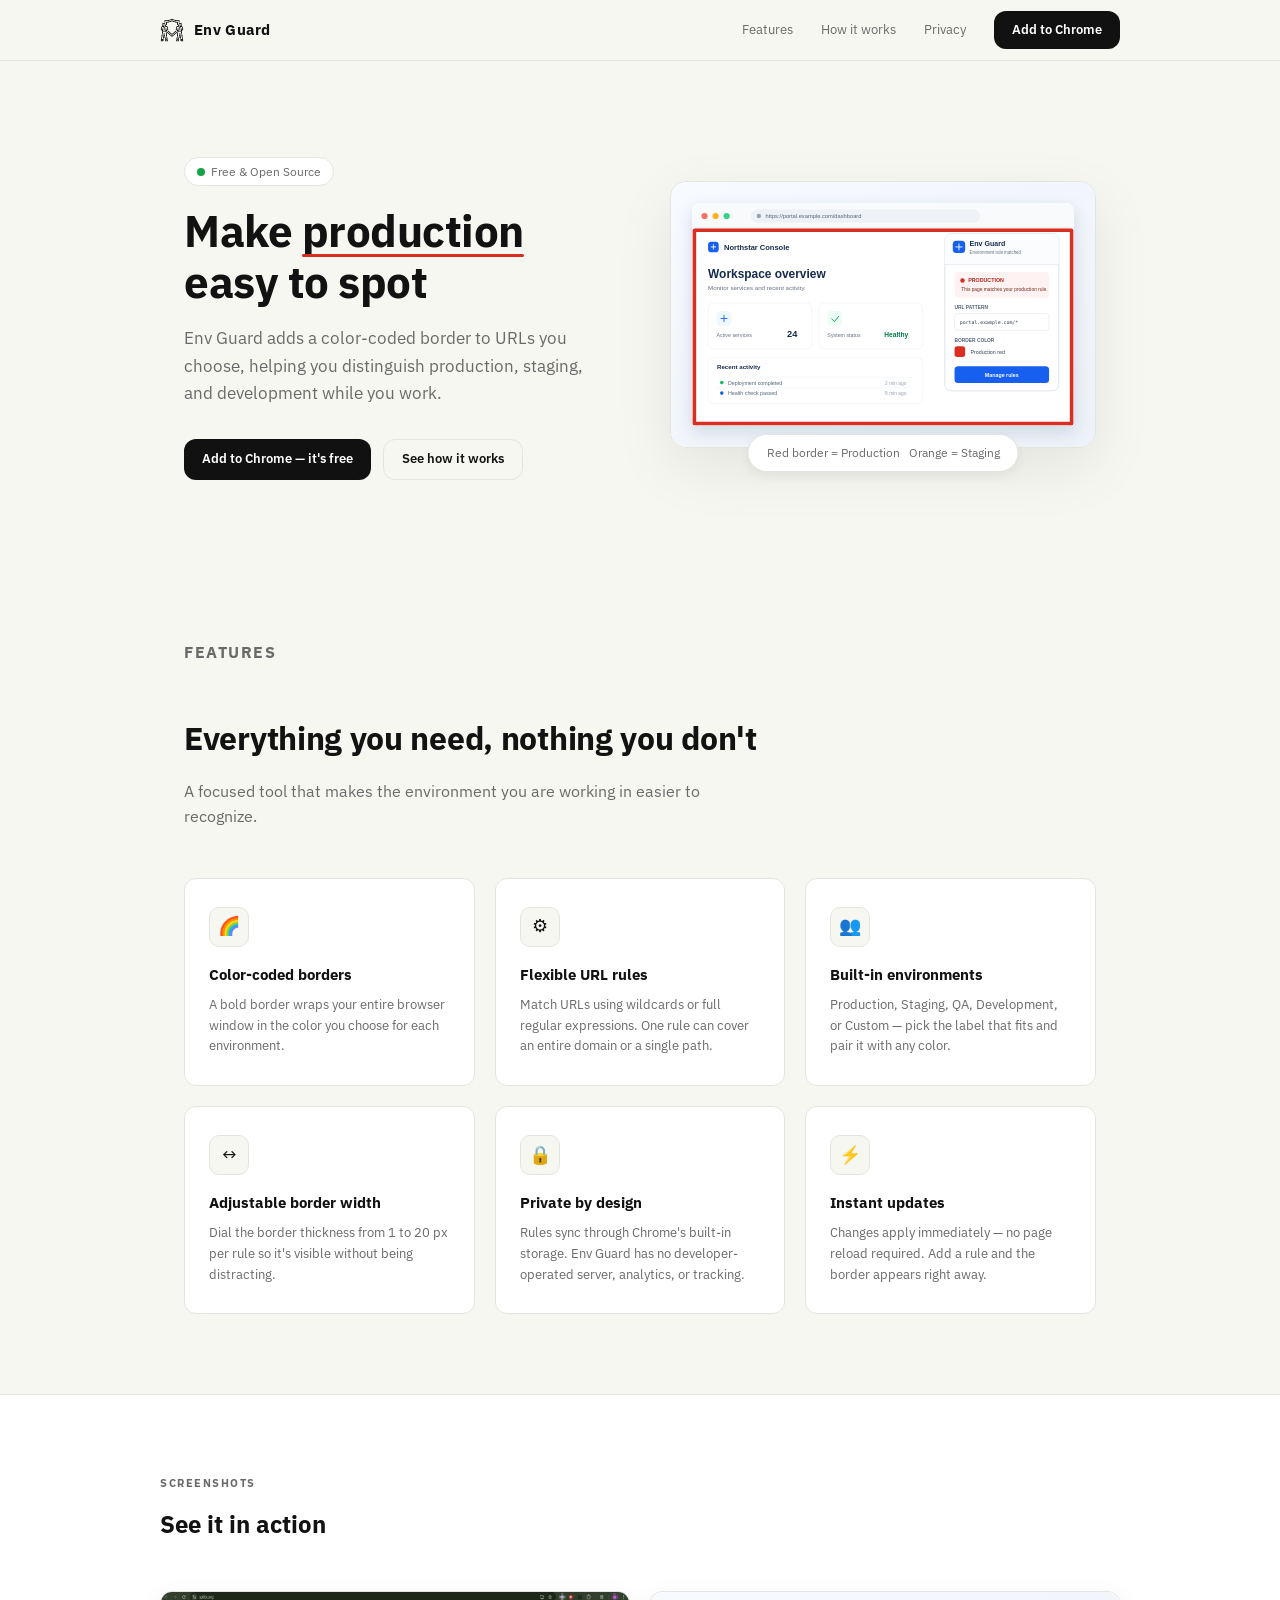
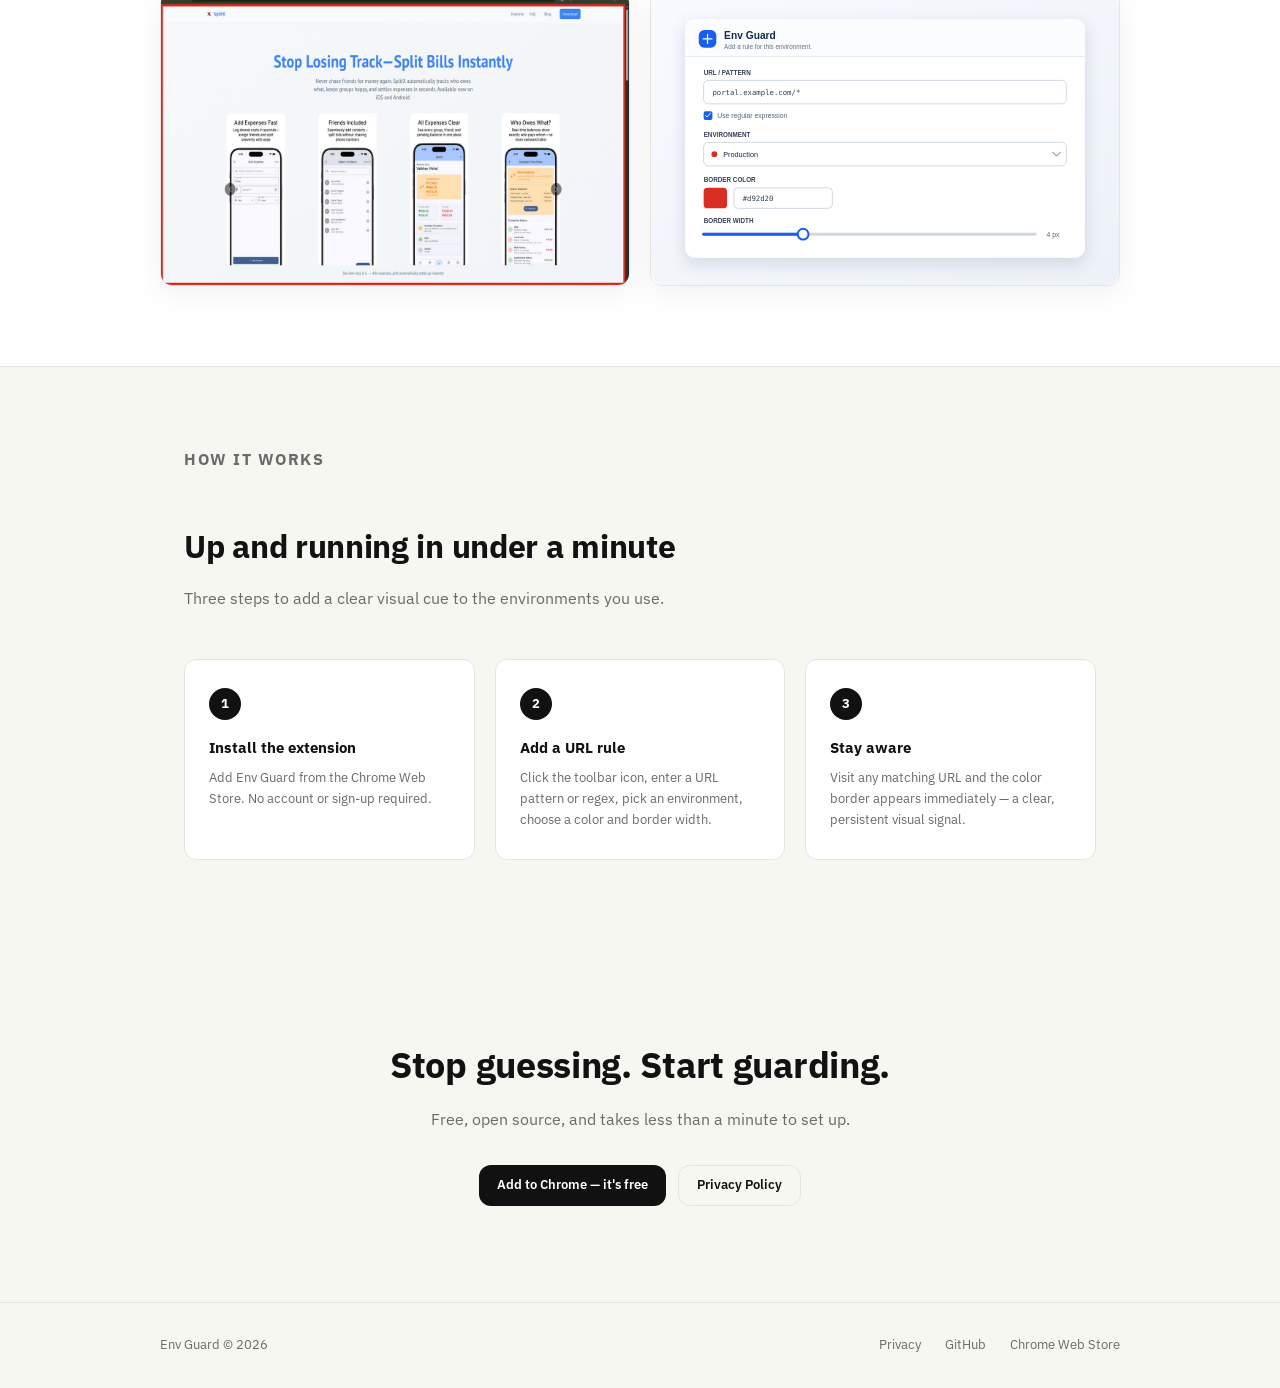
<file: docs/index.html>
<!doctype html>
<html lang="en">
  <head>
    <meta charset="utf-8" />
    <meta name="viewport" content="width=device-width, initial-scale=1" />
    <title>Env Guard — Visual Environment Cues for Your Browser</title>
    <meta name="description" content="Env Guard adds configurable color borders to your production, staging, and development URLs to make each environment easier to recognize." />
    <link rel="preconnect" href="https://fonts.googleapis.com" />
    <link rel="preconnect" href="https://fonts.gstatic.com" crossorigin />
    <link href="https://fonts.googleapis.com/css2?family=IBM+Plex+Sans:wght@400;600;700&display=swap" rel="stylesheet" />
    <link rel="stylesheet" href="style.css" />
    <link rel="icon" type="image/png" href="assets/icon48.png" />
  </head>
  <body>

    <!-- NAV -->
    <nav>
      <div class="nav-inner">
        <a class="nav-logo" href="index.html">
          <img src="assets/icon48.png" alt="Env Guard icon" />
          Env Guard
        </a>
        <div class="nav-links">
          <a href="#features">Features</a>
          <a href="#how-it-works">How it works</a>
          <a href="privacy.html">Privacy</a>
          <a class="btn" href="https://chromewebstore.google.com/detail/env-guard/ieedmpaefmifnkooblmidnkoapcojanj" id="cws-link">Add to Chrome</a>
        </div>
      </div>
    </nav>

    <!-- HERO -->
    <section class="hero">
      <div class="hero-text">
        <div class="hero-badge">
          <span></span>
          Free &amp; Open Source
        </div>
        <h1>Make <em>production</em> easy to spot</h1>
        <p>Env Guard adds a color-coded border to URLs you choose, helping you distinguish production, staging, and development while you work.</p>
        <div class="hero-actions">
          <a class="btn" href="https://chromewebstore.google.com/detail/env-guard/ieedmpaefmifnkooblmidnkoapcojanj" id="cws-hero-link">Add to Chrome — it's free</a>
          <a class="btn btn-outline" href="#how-it-works">See how it works</a>
        </div>
      </div>
      <div class="hero-image">
        <img src="assets/env-guard-preview.svg" alt="Env Guard applying a red production border with its matching rule shown in the popup" />
        <div class="pill">Red border = Production &nbsp; Orange = Staging</div>
      </div>
    </section>

    <!-- FEATURES -->
    <div class="section" id="features">
      <p class="section-label">Features</p>
      <h2>Everything you need, nothing you don't</h2>
      <p>A focused tool that makes the environment you are working in easier to recognize.</p>

      <div class="features-grid">
        <div class="feature-card">
          <div class="feature-icon">&#127752;</div>
          <h3>Color-coded borders</h3>
          <p>A bold border wraps your entire browser window in the color you choose for each environment.</p>
        </div>
        <div class="feature-card">
          <div class="feature-icon">&#9881;</div>
          <h3>Flexible URL rules</h3>
          <p>Match URLs using wildcards or full regular expressions. One rule can cover an entire domain or a single path.</p>
        </div>
        <div class="feature-card">
          <div class="feature-icon">&#128101;</div>
          <h3>Built-in environments</h3>
          <p>Production, Staging, QA, Development, or Custom — pick the label that fits and pair it with any color.</p>
        </div>
        <div class="feature-card">
          <div class="feature-icon">&#8596;</div>
          <h3>Adjustable border width</h3>
          <p>Dial the border thickness from 1 to 20 px per rule so it's visible without being distracting.</p>
        </div>
        <div class="feature-card">
          <div class="feature-icon">&#128274;</div>
          <h3>Private by design</h3>
          <p>Rules sync through Chrome's built-in storage. Env Guard has no developer-operated server, analytics, or tracking.</p>
        </div>
        <div class="feature-card">
          <div class="feature-icon">&#9889;</div>
          <h3>Instant updates</h3>
          <p>Changes apply immediately — no page reload required. Add a rule and the border appears right away.</p>
        </div>
      </div>
    </div>

    <!-- SCREENSHOTS -->
    <div class="screenshots" id="screenshots">
      <div class="screenshots-inner">
        <p class="section-label">Screenshots</p>
        <h2>See it in action</h2>
        <div class="screenshots-grid">
          <img src="screenshot/2026-03-16_14-11.png" alt="Red environment border around the SplitX website" />
          <img src="assets/popup-preview.svg" alt="Env Guard rule editor with production URL, color, and border width settings" />
        </div>
      </div>
    </div>

    <!-- HOW IT WORKS -->
    <div class="section" id="how-it-works">
      <p class="section-label">How it works</p>
      <h2>Up and running in under a minute</h2>
      <p>Three steps to add a clear visual cue to the environments you use.</p>

      <div class="steps">
        <div class="step">
          <div class="step-num">1</div>
          <h3>Install the extension</h3>
          <p>Add Env Guard from the Chrome Web Store. No account or sign-up required.</p>
        </div>
        <div class="step">
          <div class="step-num">2</div>
          <h3>Add a URL rule</h3>
          <p>Click the toolbar icon, enter a URL pattern or regex, pick an environment, choose a color and border width.</p>
        </div>
        <div class="step">
          <div class="step-num">3</div>
          <h3>Stay aware</h3>
          <p>Visit any matching URL and the color border appears immediately — a clear, persistent visual signal.</p>
        </div>
      </div>
    </div>

    <!-- CTA -->
    <div class="cta-section">
      <h2>Stop guessing. Start guarding.</h2>
      <p>Free, open source, and takes less than a minute to set up.</p>
      <div class="cta-actions">
        <a class="btn" href="https://chromewebstore.google.com/detail/env-guard/ieedmpaefmifnkooblmidnkoapcojanj" id="cws-cta-link">Add to Chrome — it's free</a>
        <a class="btn btn-outline" href="privacy.html">Privacy Policy</a>
      </div>
    </div>

    <!-- FOOTER -->
    <footer>
      <div class="footer-inner">
        <span>Env Guard &copy; 2026</span>
        <div class="footer-links">
          <a href="privacy.html">Privacy</a>
          <a href="https://github.com/Sk786/env-guard" target="_blank" rel="noopener">GitHub</a>
          <a href="https://chromewebstore.google.com/detail/env-guard/ieedmpaefmifnkooblmidnkoapcojanj" id="cws-footer-link">Chrome Web Store</a>
        </div>
      </div>
    </footer>

  </body>
</html>
</file>
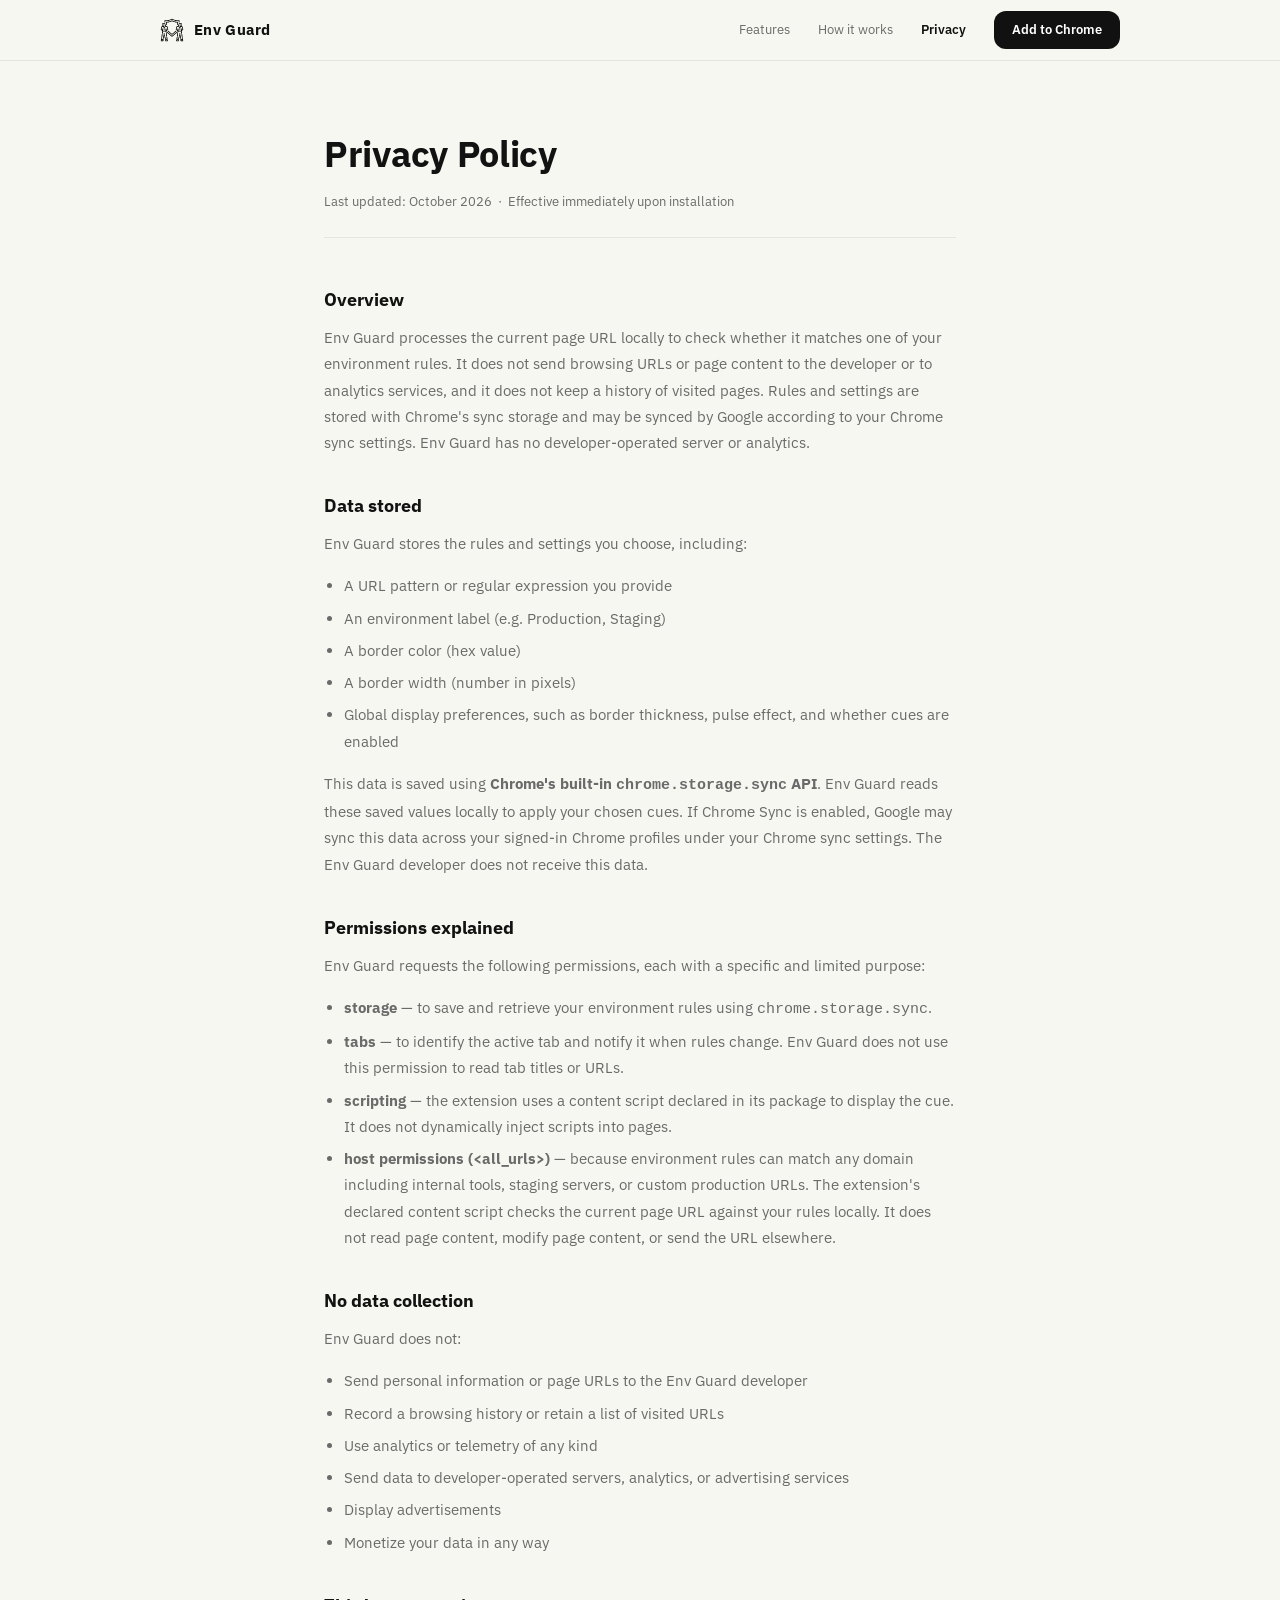
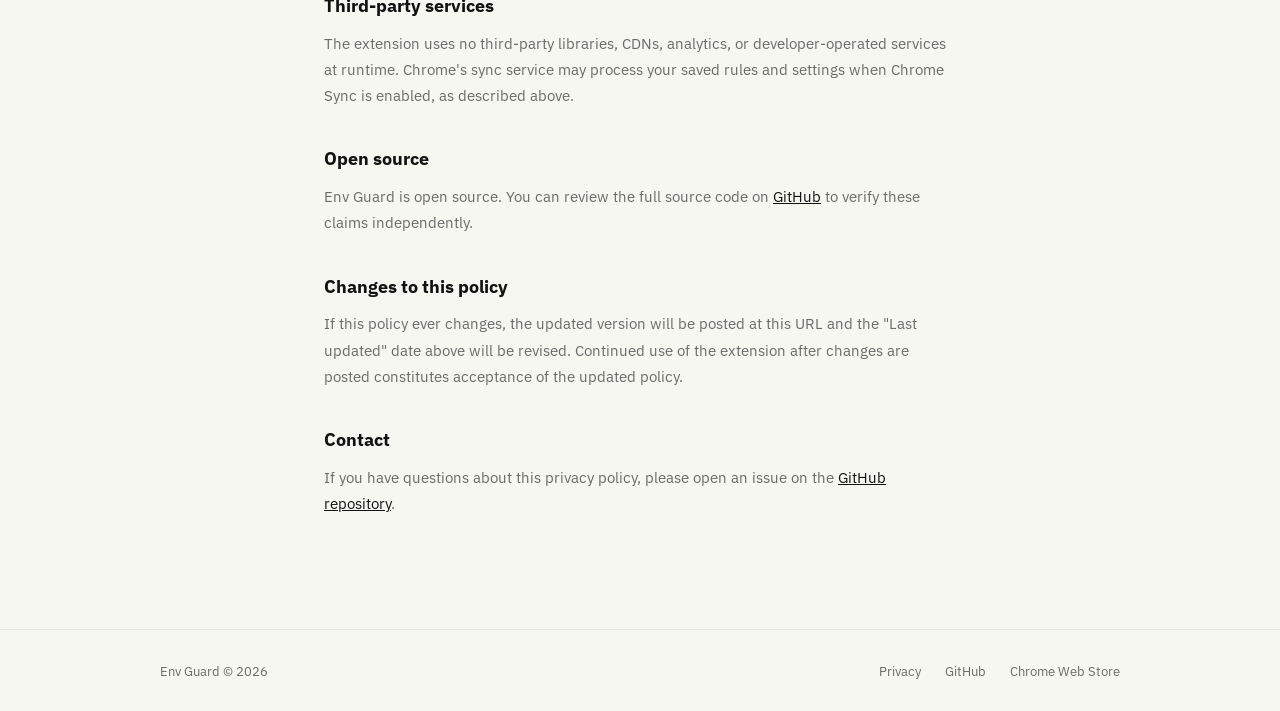
<file: docs/privacy.html>
<!doctype html>
<html lang="en">
  <head>
    <meta charset="utf-8" />
    <meta name="viewport" content="width=device-width, initial-scale=1" />
    <title>Privacy Policy — Env Guard</title>
    <meta name="description" content="Env Guard checks page URLs locally against your rules. Rules and settings are stored with Chrome sync." />
    <link rel="preconnect" href="https://fonts.googleapis.com" />
    <link rel="preconnect" href="https://fonts.gstatic.com" crossorigin />
    <link href="https://fonts.googleapis.com/css2?family=IBM+Plex+Sans:wght@400;600;700&display=swap" rel="stylesheet" />
    <link rel="stylesheet" href="style.css" />
    <link rel="icon" type="image/png" href="assets/icon48.png" />
  </head>
  <body>

    <!-- NAV -->
    <nav>
      <div class="nav-inner">
        <a class="nav-logo" href="index.html">
          <img src="assets/icon48.png" alt="Env Guard icon" />
          Env Guard
        </a>
        <div class="nav-links">
          <a href="index.html#features">Features</a>
          <a href="index.html#how-it-works">How it works</a>
          <a href="privacy.html" style="color: var(--text); font-weight: 600;">Privacy</a>
          <a class="btn" href="https://chromewebstore.google.com/detail/env-guard/ieedmpaefmifnkooblmidnkoapcojanj" id="cws-link">Add to Chrome</a>
        </div>
      </div>
    </nav>

    <!-- CONTENT -->
    <div class="prose">
      <h1>Privacy Policy</h1>
      <p class="meta">Last updated: October 2026 &nbsp;·&nbsp; Effective immediately upon installation</p>

      <h2>Overview</h2>
      <p>
        Env Guard processes the current page URL locally to check whether it matches one of your
        environment rules. It does not send browsing URLs or page content to the developer or to
        analytics services, and it does not keep a history of visited pages. Rules and settings are
        stored with Chrome's sync storage and may be synced by Google according to your Chrome sync
        settings. Env Guard has no developer-operated server or analytics.
      </p>

      <h2>Data stored</h2>
      <p>
        Env Guard stores the rules and settings you choose, including:
      </p>
      <ul>
        <li>A URL pattern or regular expression you provide</li>
        <li>An environment label (e.g. Production, Staging)</li>
        <li>A border color (hex value)</li>
        <li>A border width (number in pixels)</li>
        <li>Global display preferences, such as border thickness, pulse effect, and whether cues are enabled</li>
      </ul>
      <p>
        This data is saved using <strong>Chrome's built-in <code>chrome.storage.sync</code> API</strong>.
        Env Guard reads these saved values locally to apply your chosen cues. If Chrome Sync is
        enabled, Google may sync this data across your signed-in Chrome profiles under your Chrome
        sync settings. The Env Guard developer does not receive this data.
      </p>

      <h2>Permissions explained</h2>
      <p>Env Guard requests the following permissions, each with a specific and limited purpose:</p>
      <ul>
        <li>
          <strong>storage</strong> — to save and retrieve your environment rules using
          <code>chrome.storage.sync</code>.
        </li>
        <li><strong>tabs</strong> — to identify the active tab and notify it when rules change. Env Guard does not use this permission to read tab titles or URLs.</li>
        <li>
          <strong>scripting</strong> — the extension uses a content script declared in its package
          to display the cue. It does not dynamically inject scripts into pages.
        </li>
        <li>
          <strong>host permissions (&lt;all_urls&gt;)</strong> — because environment rules can match
          any domain including internal tools, staging servers, or custom production URLs. The
          extension's declared content script checks the current page URL against your rules
          locally. It does not read page content, modify page content, or send the URL elsewhere.
        </li>
      </ul>

      <h2>No data collection</h2>
      <p>Env Guard does not:</p>
      <ul>
        <li>Send personal information or page URLs to the Env Guard developer</li>
        <li>Record a browsing history or retain a list of visited URLs</li>
        <li>Use analytics or telemetry of any kind</li>
        <li>Send data to developer-operated servers, analytics, or advertising services</li>
        <li>Display advertisements</li>
        <li>Monetize your data in any way</li>
      </ul>

      <h2>Third-party services</h2>
      <p>
        The extension uses no third-party libraries, CDNs, analytics, or developer-operated
        services at runtime. Chrome's sync service may process your saved rules and settings when
        Chrome Sync is enabled, as described above.
      </p>

      <h2>Open source</h2>
      <p>
        Env Guard is open source. You can review the full source code on
        <a href="https://github.com/Sk786/env-guard" target="_blank" rel="noopener">GitHub</a>
        to verify these claims independently.
      </p>

      <h2>Changes to this policy</h2>
      <p>
        If this policy ever changes, the updated version will be posted at this URL and
        the "Last updated" date above will be revised. Continued use of the extension after
        changes are posted constitutes acceptance of the updated policy.
      </p>

      <h2>Contact</h2>
      <p>
        If you have questions about this privacy policy, please open an issue on the
        <a href="https://github.com/Sk786/env-guard/issues" target="_blank" rel="noopener">GitHub repository</a>.
      </p>
    </div>

    <!-- FOOTER -->
    <footer>
      <div class="footer-inner">
        <span>Env Guard &copy; 2026</span>
        <div class="footer-links">
          <a href="privacy.html">Privacy</a>
          <a href="https://github.com/Sk786/env-guard" target="_blank" rel="noopener">GitHub</a>
          <a href="https://chromewebstore.google.com/detail/env-guard/ieedmpaefmifnkooblmidnkoapcojanj">Chrome Web Store</a>
        </div>
      </div>
    </footer>

  </body>
</html>
</file>
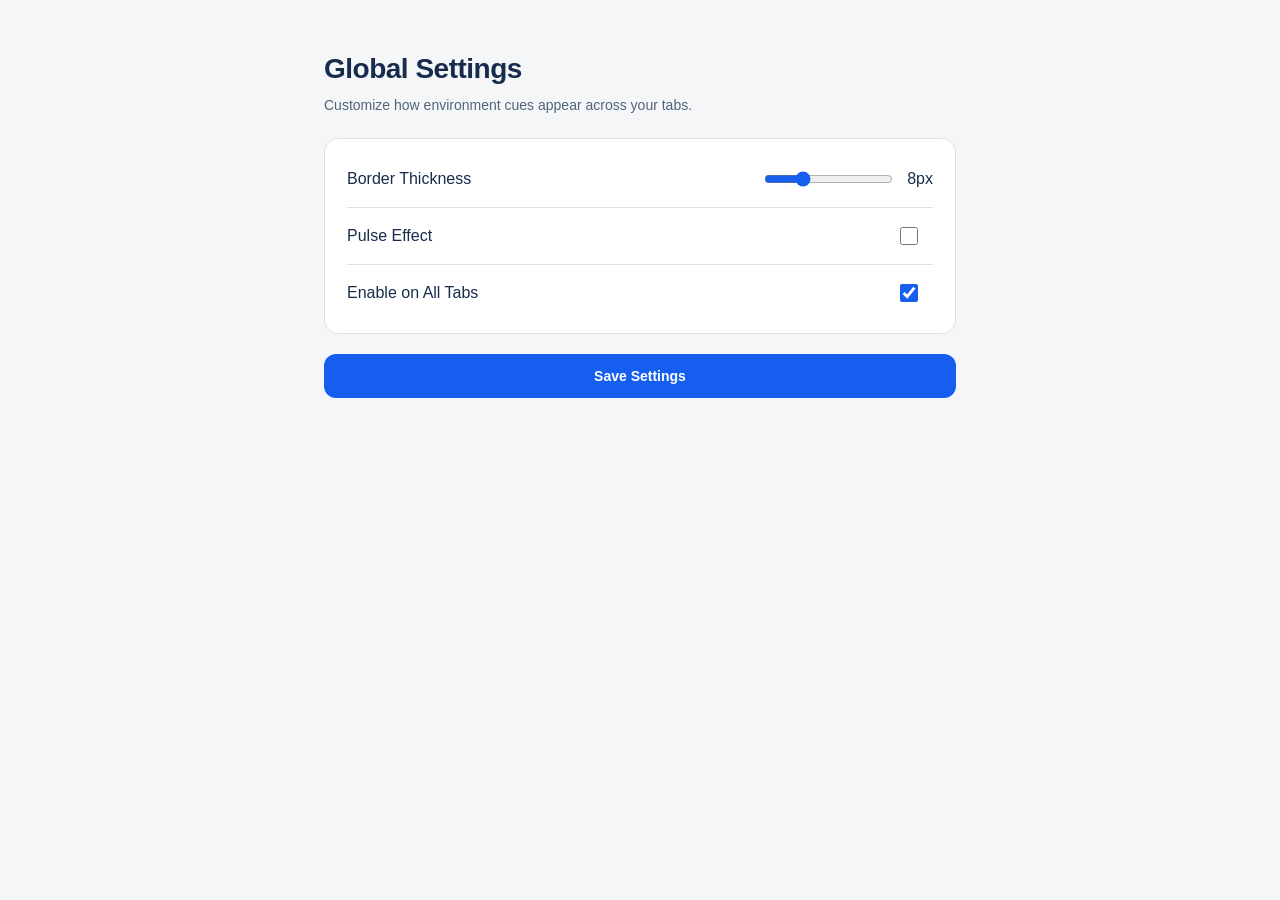
<file: src/options/options.html>
<!doctype html>
<html lang="en">
  <head>
    <meta charset="utf-8" />
    <meta name="viewport" content="width=device-width, initial-scale=1" />
    <title>Env Guard — Options</title>
    <link rel="stylesheet" href="options.css" />
  </head>
  <body>
    <main class="wrap">
      <h1>Global Settings</h1>
      <p class="intro">Customize how environment cues appear across your tabs.</p>

      <section class="panel">
        <label class="row">
          <span>Border Thickness</span>
          <input id="thickness" type="range" min="2" max="24" value="8" />
          <output id="thickness-val">8px</output>
        </label>

        <label class="row">
          <span>Pulse Effect</span>
          <input id="pulse" type="checkbox" />
        </label>

        <label class="row">
          <span>Enable on All Tabs</span>
          <input id="enabled" type="checkbox" checked />
        </label>
      </section>

      <button id="save">Save Settings</button>
    </main>

    <script src="options.js"></script>
  </body>
</html>
</file>
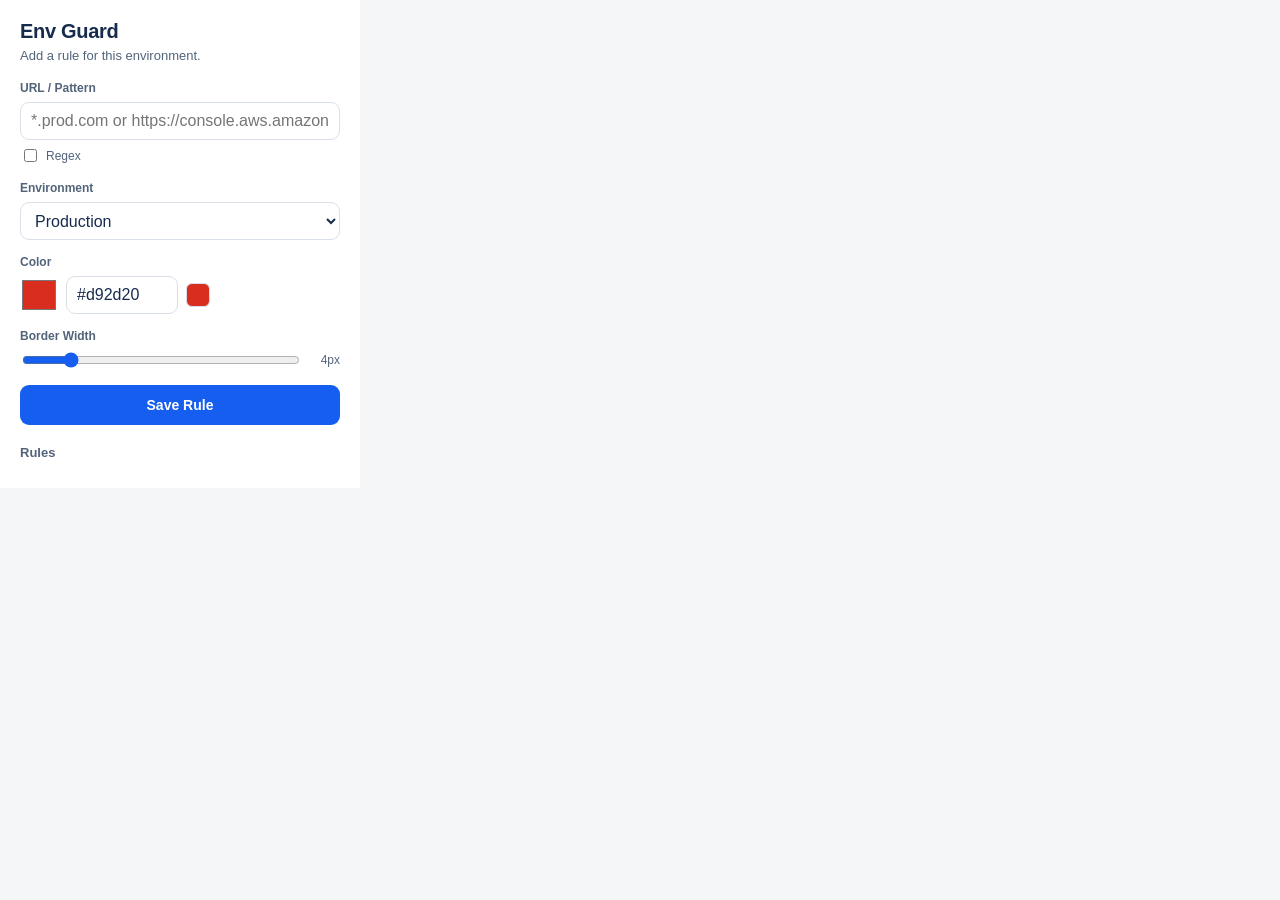
<file: src/popup/popup.html>
<!doctype html>
<html lang="en">
  <head>
    <meta charset="utf-8" />
    <meta name="viewport" content="width=device-width, initial-scale=1" />
    <title>Env Guard</title>
    <link rel="stylesheet" href="popup.css" />
  </head>
  <body>
    <div class="card">
      <header>
        <h1>Env Guard</h1>
        <p>Add a rule for this environment.</p>
      </header>

      <form id="rule-form">
        <div class="field">
          <label class="field-label" for="pattern">URL / Pattern</label>
          <input
            id="pattern"
            type="text"
            placeholder="*.prod.com or https://console.aws.amazon.com/*"
            required
          />
          <label class="inline">
            <input id="is-regex" type="checkbox" />
            <span>Regex</span>
          </label>
        </div>

        <label class="field">
          <span>Environment</span>
          <select id="env">
            <option value="production">Production</option>
            <option value="staging">Staging</option>
            <option value="qa">QA</option>
            <option value="development">Development</option>
            <option value="custom">Custom</option>
          </select>
        </label>

        <label class="field row">
          <span>Color</span>
          <div class="color-row">
            <input id="color" type="color" value="#d92d20" />
            <input id="color-hex" type="text" value="#d92d20" maxlength="7" />
            <span class="swatch" id="swatch"></span>
          </div>
        </label>

        <label class="field row">
          <span>Border Width</span>
          <div class="width-row">
            <input id="border-width" type="range" min="1" max="20" value="4" />
            <span id="width-val">4px</span>
          </div>
        </label>

        <div class="actions">
          <button type="submit">Save Rule</button>
        </div>
      </form>

      <section class="rules">
        <h2>Rules</h2>
        <ul id="rules-list"></ul>
      </section>
    </div>

    <script src="popup.js"></script>
  </body>
</html>
</file>
<file: docs/style.css>
:root {
  --bg: #f7f7f2;
  --card: #ffffff;
  --text: #121212;
  --muted: #6a6a6a;
  --line: #e5e5e0;
  --accent: #111111;
  --accent-hover: #333333;
  --radius: 12px;
  --font: "IBM Plex Sans", "Segoe UI", Arial, sans-serif;
  --max-w: 960px;
}

* { box-sizing: border-box; margin: 0; padding: 0; }

html { scroll-behavior: smooth; }

body {
  font-family: var(--font);
  background: var(--bg);
  color: var(--text);
  font-size: 16px;
  line-height: 1.6;
}

a { color: inherit; text-decoration: none; }

/* ── NAV ── */
nav {
  position: sticky;
  top: 0;
  z-index: 100;
  background: rgba(247, 247, 242, 0.92);
  backdrop-filter: blur(10px);
  border-bottom: 1px solid var(--line);
  padding: 0 24px;
}
.nav-inner {
  max-width: var(--max-w);
  margin: 0 auto;
  height: 60px;
  display: flex;
  align-items: center;
  justify-content: space-between;
}
.nav-logo {
  font-size: 15px;
  font-weight: 700;
  letter-spacing: 0.3px;
  display: flex;
  align-items: center;
  gap: 10px;
}
.nav-logo img {
  width: 24px;
  height: 24px;
}
.nav-links {
  display: flex;
  align-items: center;
  gap: 28px;
  font-size: 13px;
  color: var(--muted);
}
.nav-links a:hover { color: var(--text); }
.btn {
  display: inline-flex;
  align-items: center;
  gap: 8px;
  padding: 9px 18px;
  background: var(--accent);
  color: #fff;
  border-radius: var(--radius);
  font-size: 13px;
  font-weight: 600;
  transition: background 0.15s;
}
.btn:hover { background: var(--accent-hover); color: #fff; }
.btn-outline {
  background: transparent;
  color: var(--text);
  border: 1px solid var(--line);
}
.btn-outline:hover { background: var(--text); color: #fff; }

/* ── HERO ── */
.hero {
  max-width: var(--max-w);
  margin: 0 auto;
  padding: 96px 24px 80px;
  display: grid;
  grid-template-columns: 1fr 1fr;
  gap: 60px;
  align-items: center;
}
.hero-badge {
  display: inline-flex;
  align-items: center;
  gap: 6px;
  padding: 4px 12px;
  background: var(--card);
  border: 1px solid var(--line);
  border-radius: 999px;
  font-size: 12px;
  color: var(--muted);
  margin-bottom: 20px;
}
.hero-badge span {
  width: 8px;
  height: 8px;
  border-radius: 50%;
  background: #16a34a;
  display: inline-block;
}
.hero h1 {
  font-size: 44px;
  font-weight: 700;
  line-height: 1.15;
  letter-spacing: -0.5px;
  margin-bottom: 18px;
}
.hero h1 em {
  font-style: normal;
  position: relative;
}
.hero h1 em::after {
  content: '';
  position: absolute;
  left: 0;
  bottom: 2px;
  width: 100%;
  height: 3px;
  background: #d92d20;
  border-radius: 2px;
}
.hero p {
  color: var(--muted);
  font-size: 17px;
  margin-bottom: 32px;
  max-width: 420px;
}
.hero-actions {
  display: flex;
  gap: 12px;
  flex-wrap: wrap;
}
.hero-image {
  position: relative;
}
.hero-image img {
  width: 100%;
  border-radius: 16px;
  border: 1px solid var(--line);
  box-shadow: 0 20px 60px rgba(0,0,0,0.08);
}
.hero-image .pill {
  position: absolute;
  bottom: -16px;
  left: 50%;
  transform: translateX(-50%);
  background: var(--card);
  border: 1px solid var(--line);
  border-radius: 999px;
  padding: 8px 18px;
  font-size: 12px;
  color: var(--muted);
  white-space: nowrap;
  box-shadow: 0 4px 12px rgba(0,0,0,0.06);
}

/* ── SECTION WRAPPER ── */
.section {
  max-width: var(--max-w);
  margin: 0 auto;
  padding: 80px 24px;
}
.section-label {
  font-size: 11px;
  font-weight: 700;
  text-transform: uppercase;
  letter-spacing: 1.5px;
  color: var(--muted);
  margin-bottom: 12px;
}
.section h2 {
  font-size: 32px;
  font-weight: 700;
  letter-spacing: -0.3px;
  margin-bottom: 14px;
}
.section > p {
  color: var(--muted);
  font-size: 16px;
  max-width: 520px;
  margin-bottom: 48px;
}

/* ── FEATURES ── */
.features-grid {
  display: grid;
  grid-template-columns: repeat(3, 1fr);
  gap: 20px;
}
.feature-card {
  background: var(--card);
  border: 1px solid var(--line);
  border-radius: var(--radius);
  padding: 28px 24px;
}
.feature-icon {
  width: 40px;
  height: 40px;
  border-radius: 10px;
  background: var(--bg);
  border: 1px solid var(--line);
  display: flex;
  align-items: center;
  justify-content: center;
  margin-bottom: 16px;
  font-size: 18px;
}
.feature-card h3 {
  font-size: 15px;
  font-weight: 700;
  margin-bottom: 8px;
}
.feature-card p {
  font-size: 13px;
  color: var(--muted);
  line-height: 1.6;
}

/* ── HOW IT WORKS ── */
.steps {
  display: grid;
  grid-template-columns: repeat(3, 1fr);
  gap: 20px;
  counter-reset: step;
}
.step {
  background: var(--card);
  border: 1px solid var(--line);
  border-radius: var(--radius);
  padding: 28px 24px;
  position: relative;
}
.step-num {
  width: 32px;
  height: 32px;
  border-radius: 50%;
  background: var(--accent);
  color: #fff;
  display: flex;
  align-items: center;
  justify-content: center;
  font-size: 13px;
  font-weight: 700;
  margin-bottom: 16px;
}
.step h3 {
  font-size: 15px;
  font-weight: 700;
  margin-bottom: 8px;
}
.step p {
  font-size: 13px;
  color: var(--muted);
  line-height: 1.6;
}

/* ── SCREENSHOT STRIP ── */
.screenshots {
  background: var(--card);
  border-top: 1px solid var(--line);
  border-bottom: 1px solid var(--line);
  padding: 80px 24px;
}
.screenshots-inner {
  max-width: var(--max-w);
  margin: 0 auto;
}
.screenshots-grid {
  display: grid;
  grid-template-columns: 1fr 1fr;
  gap: 20px;
  margin-top: 48px;
}
.screenshots-grid img {
  width: 100%;
  height: auto;
  object-fit: contain;
  align-self: start;
  border-radius: 12px;
  border: 1px solid var(--line);
  box-shadow: 0 8px 30px rgba(0,0,0,0.06);
}

/* ── CTA ── */
.cta-section {
  text-align: center;
  padding: 96px 24px;
  max-width: var(--max-w);
  margin: 0 auto;
}
.cta-section h2 {
  font-size: 36px;
  font-weight: 700;
  letter-spacing: -0.3px;
  margin-bottom: 14px;
}
.cta-section p {
  color: var(--muted);
  font-size: 16px;
  margin-bottom: 32px;
}
.cta-actions {
  display: flex;
  justify-content: center;
  gap: 12px;
  flex-wrap: wrap;
}

/* ── FOOTER ── */
footer {
  border-top: 1px solid var(--line);
  padding: 32px 24px;
}
.footer-inner {
  max-width: var(--max-w);
  margin: 0 auto;
  display: flex;
  align-items: center;
  justify-content: space-between;
  font-size: 13px;
  color: var(--muted);
  flex-wrap: wrap;
  gap: 12px;
}
.footer-links {
  display: flex;
  gap: 24px;
}
.footer-links a:hover { color: var(--text); }

/* ── PRIVACY PAGE ── */
.prose {
  max-width: 680px;
  margin: 0 auto;
  padding: 64px 24px 96px;
}
.prose h1 {
  font-size: 36px;
  font-weight: 700;
  letter-spacing: -0.3px;
  margin-bottom: 8px;
}
.prose .meta {
  font-size: 13px;
  color: var(--muted);
  margin-bottom: 48px;
  padding-bottom: 24px;
  border-bottom: 1px solid var(--line);
}
.prose h2 {
  font-size: 18px;
  font-weight: 700;
  margin: 36px 0 10px;
}
.prose p {
  color: var(--muted);
  font-size: 15px;
  line-height: 1.75;
  margin-bottom: 16px;
}
.prose ul {
  color: var(--muted);
  font-size: 15px;
  line-height: 1.75;
  margin: 0 0 16px 20px;
}
.prose ul li { margin-bottom: 6px; }
.prose a { color: var(--text); text-decoration: underline; }

/* ── RESPONSIVE ── */
@media (max-width: 768px) {
  .hero {
    grid-template-columns: 1fr;
    padding: 64px 24px 60px;
    gap: 48px;
  }
  .hero h1 { font-size: 32px; }
  .features-grid,
  .steps,
  .screenshots-grid { grid-template-columns: 1fr; }
  .nav-links { gap: 16px; }
}
</file>
<file: src/options/options.css>
:root {
  color-scheme: light;
  --bg: #f4f6f8;
  --panel: #fff;
  --text: #172b4d;
  --muted: #52647a;
  --line: #d9e0e8;
  --accent: #155eef;
  --font: "IBM Plex Sans", "Segoe UI", Arial, sans-serif;
}

* { box-sizing: border-box; }
body {
  margin: 0;
  background: var(--bg);
  color: var(--text);
  font-family: var(--font);
  line-height: 1.5;
}

.wrap {
  max-width: 680px;
  margin: 48px auto;
  padding: 0 24px 40px;
}

.wrap h1 { margin: 0 0 5px; font-size: 28px; letter-spacing: -0.5px; }
.intro {
  margin: 0 0 22px;
  color: var(--muted);
  font-size: 14px;
}

.panel {
  background: var(--panel);
  padding: 12px 22px;
  border-radius: 14px;
  border: 1px solid var(--line);
}

.row {
  display: grid;
  grid-template-columns: 1fr auto auto;
  gap: 12px;
  align-items: center;
  padding: 16px 0;
  color: var(--text);
}

.row + .row { border-top: 1px solid var(--line); }

.row input[type="range"] { accent-color: var(--accent); }
.row input[type="checkbox"] { width: 18px; height: 18px; accent-color: var(--accent); }
.row input:focus-visible, #save:focus-visible {
  outline: 3px solid #84adff;
  outline-offset: 3px;
}

#save {
  margin-top: 20px;
  height: 44px;
  border: none;
  border-radius: 12px;
  background: var(--accent);
  color: #fff;
  font-weight: 600;
  width: 100%;
  font-size: 14px;
  cursor: pointer;
  transition: background-color 120ms ease, transform 120ms ease;
}

#save:hover { background: #004eeb; }
#save:active { transform: translateY(1px); }

@media (max-width: 520px) {
  .wrap { margin: 28px auto; padding-inline: 16px; }
  .row { grid-template-columns: 1fr auto; }
  .row output { grid-column: 2; }
}

@media (prefers-reduced-motion: reduce) {
  *, *::before, *::after { transition-duration: 0.01ms !important; }
}
</file>
<file: src/popup/popup.css>
:root {
  color-scheme: light;
  --bg: #f4f6f8;
  --card: #ffffff;
  --text: #172b4d;
  --muted: #52647a;
  --line: #d9e0e8;
  --accent: #155eef;
  --radius: 9px;
  --font: "IBM Plex Sans", "Segoe UI", Arial, sans-serif;
}

* { box-sizing: border-box; }
body {
  margin: 0;
  font-family: var(--font);
  background: var(--bg);
  color: var(--text);
  width: 360px;
  min-width: 320px;
}

.card {
  padding: 20px;
  background: var(--card);
}

header h1 {
  margin: 0;
  font-size: 20px;
  letter-spacing: -0.3px;
}
header p {
  margin: 5px 0 18px;
  color: var(--muted);
  font-size: 13px;
}

.field {
  display: block;
  margin-bottom: 15px;
}
.field > span,
.field > .field-label {
  display: block;
  font-size: 12px;
  color: var(--muted);
  margin-bottom: 7px;
  font-weight: 600;
}
.field input[type="text"],
.field select {
  width: 100%;
  height: 38px;
  border: 1px solid var(--line);
  border-radius: var(--radius);
  padding: 7px 10px;
  background: #fff;
  color: var(--text);
  font: inherit;
}
.field input:focus-visible,
.field select:focus-visible,
button:focus-visible,
.color-row input[type="color"]:focus-visible,
.width-row input:focus-visible {
  outline: 3px solid #84adff;
  outline-offset: 2px;
}
.inline {
  display: inline-flex;
  align-items: center;
  gap: 6px;
  margin-top: 6px;
  font-size: 12px;
  color: var(--muted);
}

.row .color-row {
  display: flex;
  align-items: center;
  gap: 8px;
}
.color-row input[type="color"] {
  width: 38px;
  height: 38px;
  border: none;
  padding: 0;
  background: transparent;
}
.color-row #color-hex {
  width: 112px;
}
.swatch {
  width: 24px;
  height: 24px;
  border-radius: 6px;
  border: 1px solid var(--line);
  background: #d92d20;
}

.width-row {
  display: flex;
  align-items: center;
  gap: 10px;
}
.width-row input[type="range"] {
  flex: 1;
  accent-color: var(--accent);
}
.width-row #width-val {
  font-size: 12px;
  color: var(--muted);
  min-width: 28px;
  text-align: right;
}

.actions button {
  width: 100%;
  height: 40px;
  border: none;
  border-radius: var(--radius);
  background: var(--accent);
  color: #fff;
  font-weight: 600;
  font-size: 14px;
  cursor: pointer;
  transition: background-color 120ms ease, transform 120ms ease;
}
.actions button:hover { background: #004eeb; }
.actions button:active { transform: translateY(1px); }

.rules h2 {
  font-size: 13px;
  color: var(--muted);
  margin: 20px 0 8px;
}
#rules-list {
  list-style: none;
  padding: 0;
  margin: 0;
}
#rules-list li {
  display: flex;
  align-items: center;
  justify-content: space-between;
  gap: 12px;
  padding: 10px 0;
  border-bottom: 1px solid var(--line);
  font-size: 12px;
}
.rule-meta { min-width: 0; }
.rule-meta span:last-child {
  overflow: hidden;
  text-overflow: ellipsis;
  white-space: nowrap;
  max-width: 245px;
}
.rule-meta {
  display: flex;
  align-items: center;
  gap: 8px;
}
.rule-dot {
  width: 10px;
  height: 10px;
  border-radius: 50%;
}
.rule-actions button {
  background: transparent;
  border: none;
  color: var(--muted);
  cursor: pointer;
  border-radius: 6px;
  padding: 5px 7px;
}
.rule-actions button:hover { color: #b42318; background: #fef3f2; }

@media (prefers-reduced-motion: reduce) {
  *, *::before, *::after { transition-duration: 0.01ms !important; }
}
</file>
